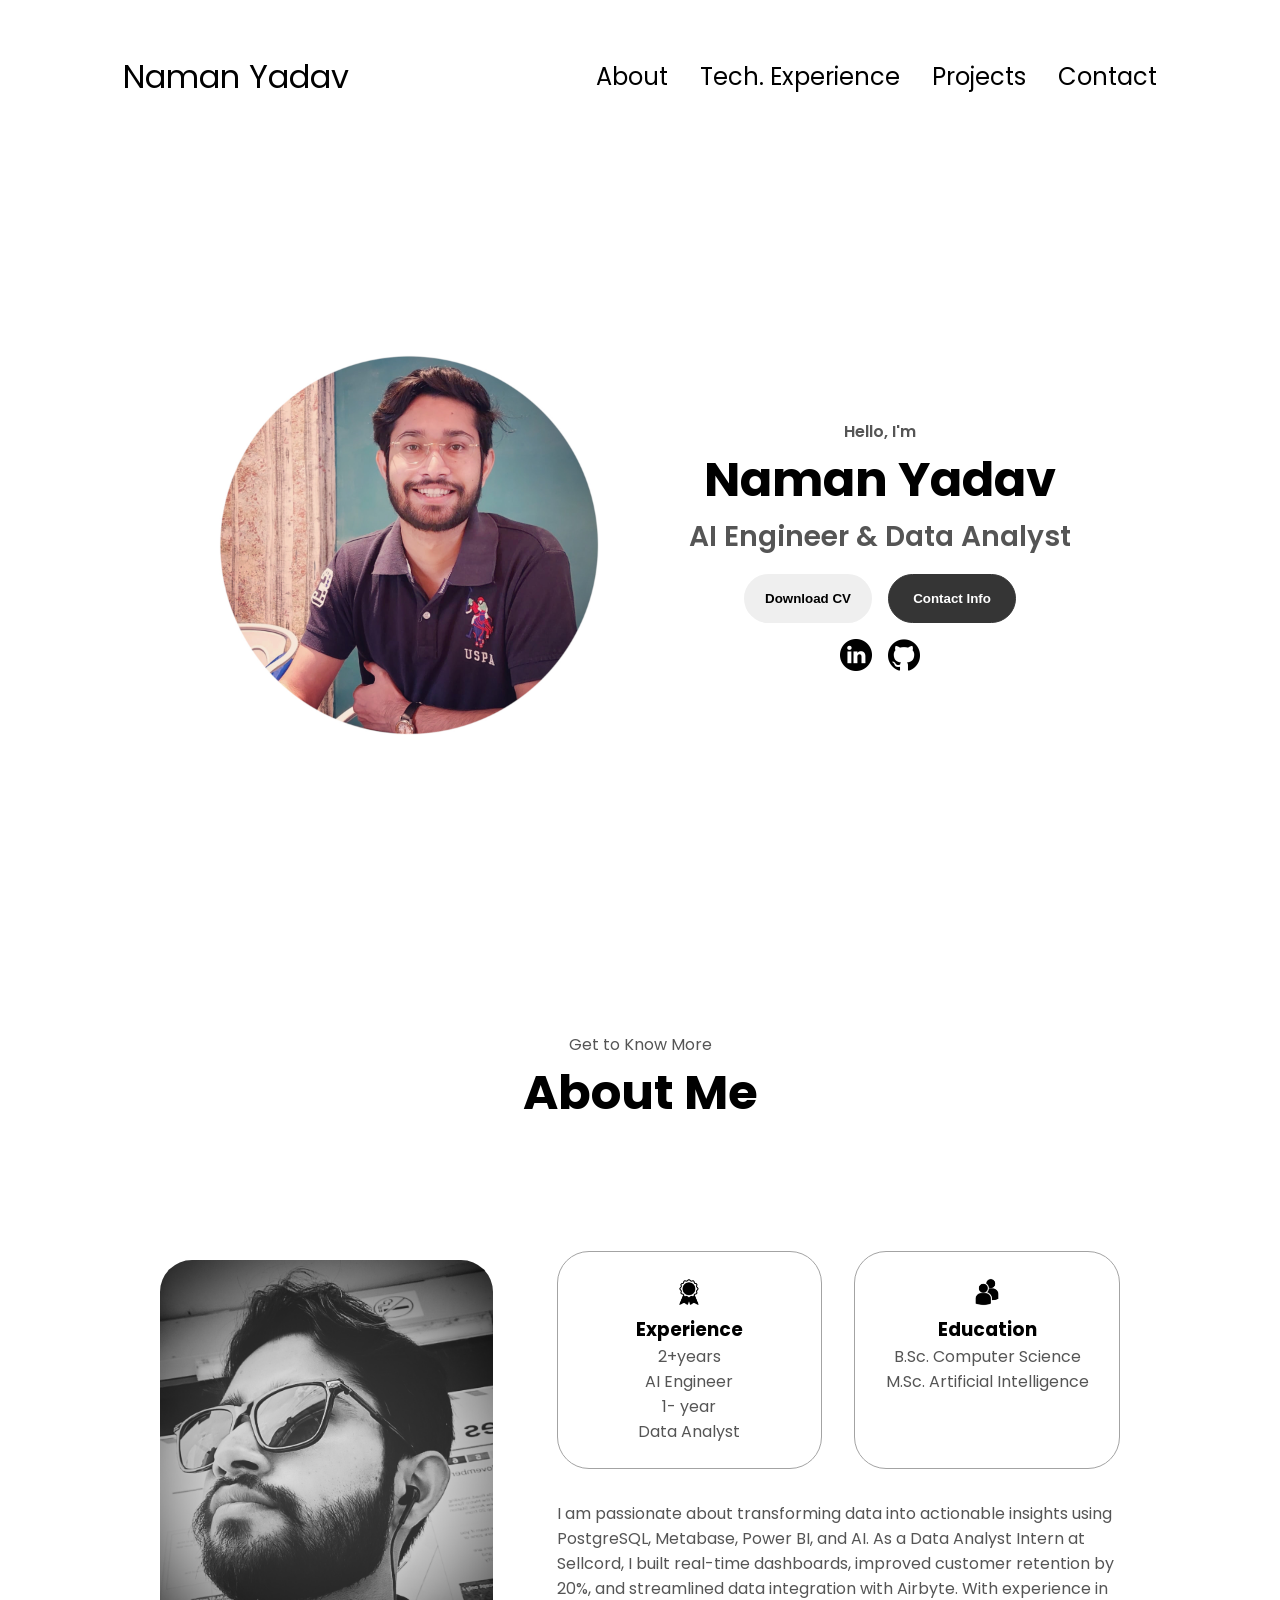
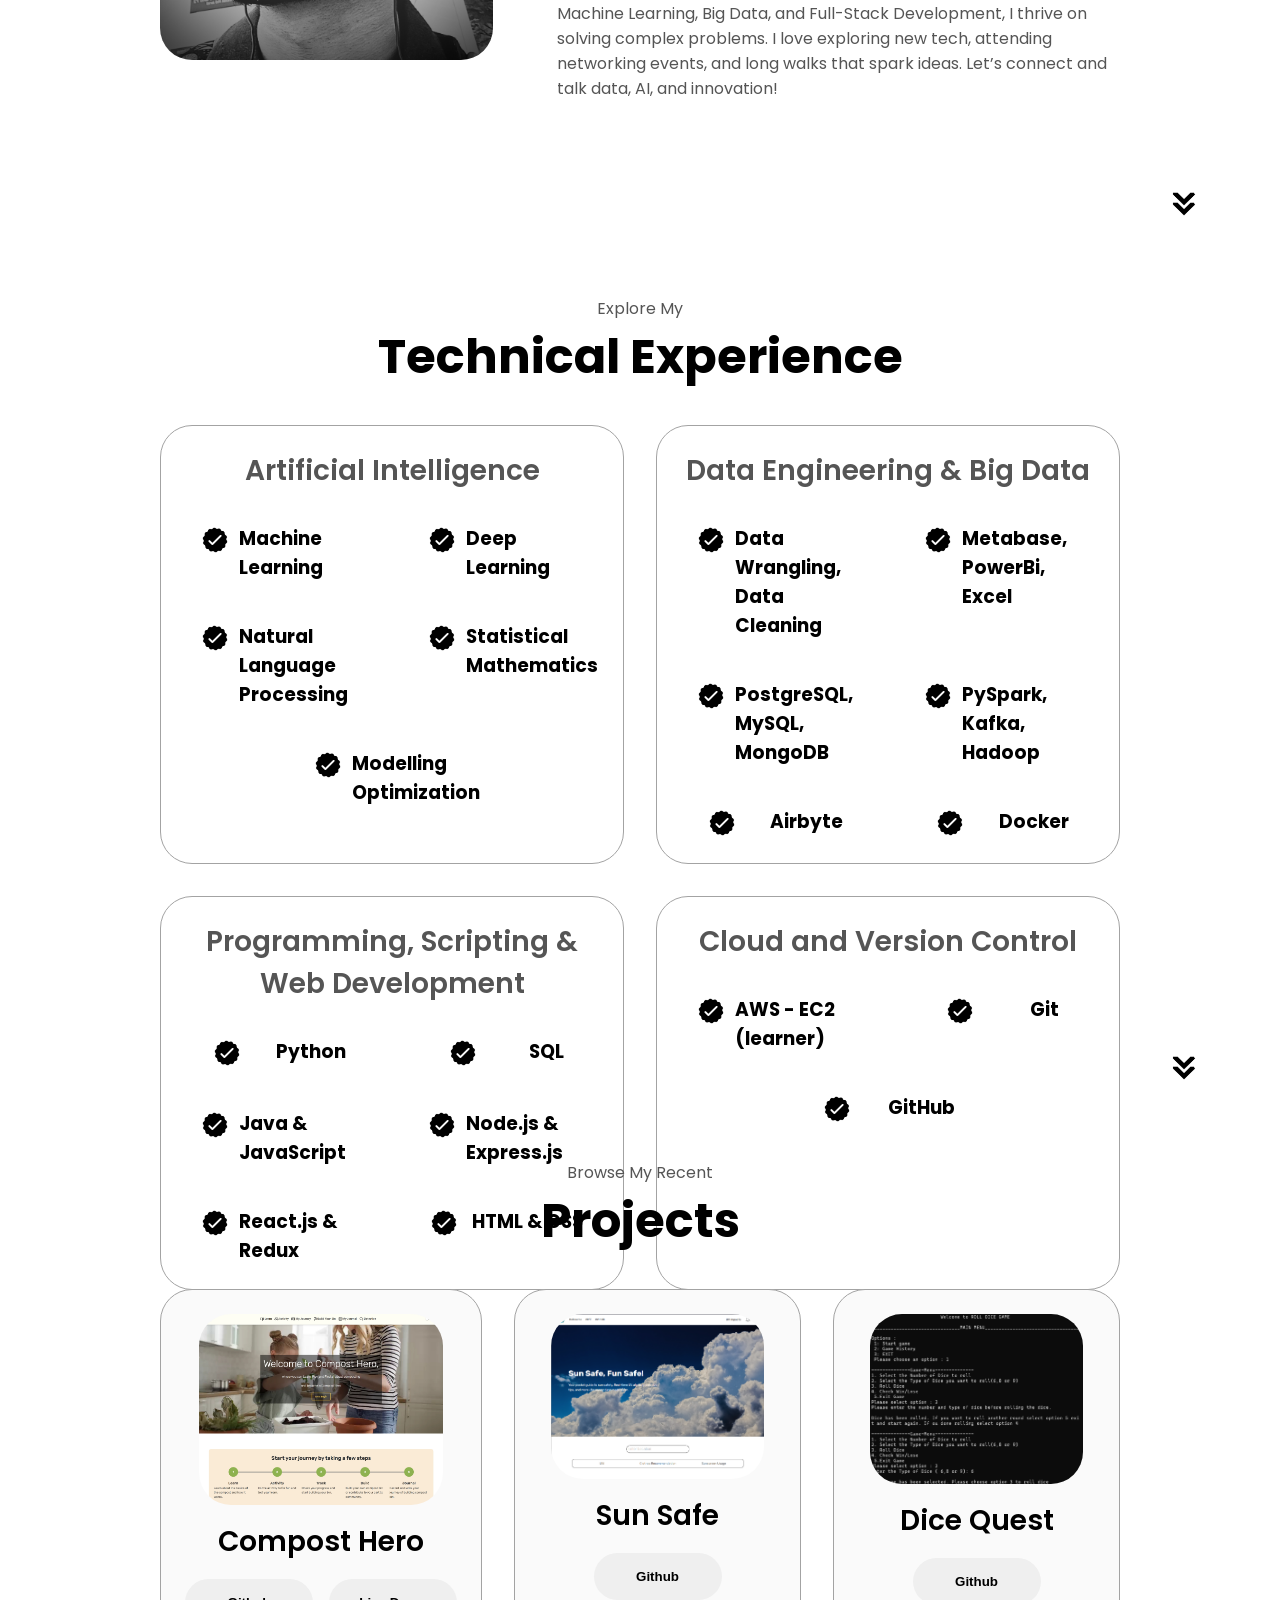
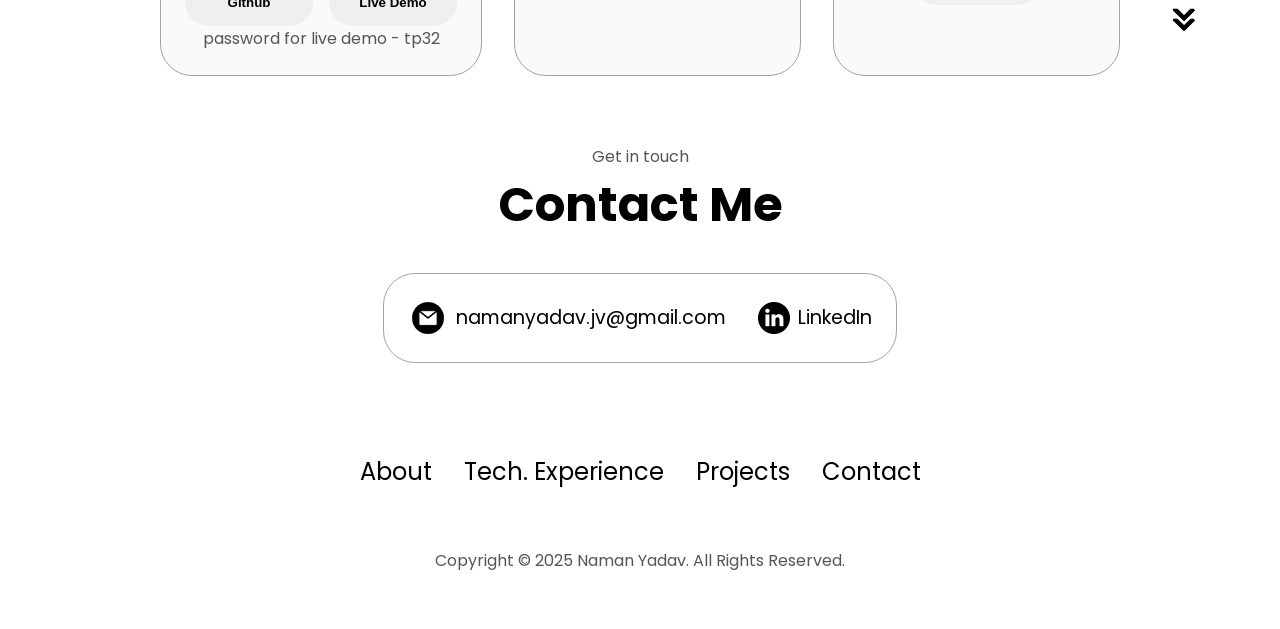
<file: index.html>
<!DOCTYPE html>
<html lang="en">
  <head>
    <meta charset="UTF-8" />
    <meta name="viewport" content="width=device-width, initial-scale=1.0" />
    <title>My Portfolio</title>
    <link rel="stylesheet" href="style.css" />
    <link rel="stylesheet" href="mediaqueries.css" />
  </head>
  <body>
    <nav id="desktop-nav">
      <div class="logo">Naman Yadav</div>
      <div>
        <ul class="nav-links">
          <li><a href="#about">About</a></li>
          <li><a href="#experience">Tech. Experience</a></li>
          <li><a href="#projects">Projects</a></li>
          <li><a href="#contact">Contact</a></li>
        </ul>
      </div>
    </nav>
    <nav id="hamburger-nav">
      <div class="logo">Naman Yadav</div>
      <div class="hamburger-menu">
        <div class="hamburger-icon" onclick="toggleMenu()">
          <span></span>
          <span></span>
          <span></span>
        </div>
        <div class="menu-links">
          <li><a href="#about" onclick="toggleMenu()">About</a></li>
          <li><a href="#experience" onclick="toggleMenu()">Experience</a></li>
          <li><a href="#projects" onclick="toggleMenu()">Projects</a></li>
          <li><a href="#contact" onclick="toggleMenu()">Contact</a></li>
        </div>
      </div>
    </nav>
    <section id="profile">
      <div class="section_pic-container">
        <img
          src="./assests/main_edited.jpg"
          alt="Naman Yadav profile picture"
        />
      </div>
      <div class="section_text">
        <p class="section_text_p1">Hello, I'm</p>
        <h1 class="title">Naman Yadav</h1>
        <p class="section__text__p2">AI Engineer & Data Analyst</p>
        <div class="btn-container">
          <button
            class="btn btn-color-2"
            onclick="window.open('./assests/Naman_Yadav.pdf')"
          >
            Download CV
          </button>
          <button class="btn btn-color-1" onclick="location.href='./#contact'">
            Contact Info
          </button>
        </div>
        <div id="socials-container">
          <img
            src="./assests/linkedin.png"
            alt="My LK profile"
            class="icon"
            onclick="location.href='https://www.linkedin.com/in/namanyadav21/'"
          />
          <img
            src="./assests/github.png"
            alt="My github profile"
            class="icon"
            onclick="location.href='https://github.com/naman21yadav'"
          />
        </div>
      </div>
    </section>
    <section id="about">
      <p class="section_text_p1">Get to Know More</p>
      <h1 class="title">About Me</h1>
      <div class="section-container">
        <div class="section_pic-container">
          <img
            src="./assests/side_e.jpg"
            alt="Profile picture"
            class="about-pic"
          />
        </div>
        <div class="about-details-container">
          <div class="about-containers">
            <div class="details-container">
              <img
                src="./assests/experience.png"
                alt="Experience icon"
                class="icon"
              />
              <h3>Experience</h3>
              <p>
                2+years <br />
                AI Engineer
              </p>
              <p>
                1- year <br />
                Data Analyst
              </p>
            </div>
            <div class="details-container">
              <img
                src="./assests/education.png"
                alt="Experience icon"
                class="icon"
              />
              <h3>Education</h3>
              <p>B.Sc. Computer Science<br />M.Sc. Artificial Intelligence</p>
            </div>
          </div>
          <div class="text-container">
            <p>
              I am passionate about transforming data into actionable insights
              using PostgreSQL, Metabase, Power BI, and AI. As a Data Analyst
              Intern at Sellcord, I built real-time dashboards, improved
              customer retention by 20%, and streamlined data integration with
              Airbyte. With experience in Machine Learning, Big Data, and
              Full-Stack Development, I thrive on solving complex problems. I
              love exploring new tech, attending networking events, and long
              walks that spark ideas. Let’s connect and talk data, AI, and
              innovation!
            </p>
          </div>
        </div>
      </div>
      <img
        src="./assests/arrow.png"
        alt="Arrow icon"
        class="icon arrow"
        onclick="location.href='./#experience'"
      />
    </section>
    <section id="experience">
      <p class="section_text_p1">Explore My</p>
      <h1 class="title">Technical Experience</h1>
      <div class="experience-details-container">
        <div class="about-containers">
          <div class="details-container">
            <h2 class="experience-sub-title">Artificial Intelligence</h2>
            <div class="article-container">
              <article>
                <img
                  src="./assests/checkmark.png"
                  alt="Experience icon"
                  class="icon"
                />
                <div>
                  <h3>Machine Learning</h3>
                </div>
              </article>
              <article>
                <img
                  src="./assests/checkmark.png"
                  alt="Experience icon"
                  class="icon"
                />
                <div>
                  <h3>Deep Learning</h3>
                </div>
              </article>
              <article>
                <img
                  src="./assests/checkmark.png"
                  alt="Experience icon"
                  class="icon"
                />
                <div>
                  <h3>Natural Language Processing</h3>
                </div>
              </article>
              <article>
                <img
                  src="./assests/checkmark.png"
                  alt="Experience icon"
                  class="icon"
                />
                <div>
                  <h3>Statistical Mathematics</h3>
                </div>
              </article>
              <!-- <article>
                <img
                  src="./assests/checkmark.png"
                  alt="Experience icon"
                  class="icon"
                />
                <div>
                  <h3>Java</h3>
                </div>
              </article> -->
              <article>
                <img
                  src="./assests/checkmark.png"
                  alt="Experience icon"
                  class="icon"
                />
                <div>
                  <h3>Modelling Optimization</h3>
                </div>
              </article>
            </div>
          </div>
          <div class="details-container">
            <h2 class="experience-sub-title">Data Engineering & Big Data</h2>
            <div class="article-container">
              <article>
                <img
                  src="./assests/checkmark.png"
                  alt="Experience icon"
                  class="icon"
                />
                <div>
                  <h3>Data Wrangling, Data Cleaning</h3>
                </div>
              </article>
              <article>
                <img
                  src="./assests/checkmark.png"
                  alt="Experience icon"
                  class="icon"
                />
                <div>
                  <h3>Metabase, PowerBi, Excel</h3>
                </div>
              </article>
              <article>
                <img
                  src="./assests/checkmark.png"
                  alt="Experience icon"
                  class="icon"
                />
                <div>
                  <h3>PostgreSQL, MySQL, MongoDB</h3>
                </div>
              </article>
              <article>
                <img
                  src="./assests/checkmark.png"
                  alt="Experience icon"
                  class="icon"
                />
                <div>
                  <h3>PySpark, Kafka, Hadoop</h3>
                </div>
              </article>
              <article>
                <img
                  src="./assests/checkmark.png"
                  alt="Experience icon"
                  class="icon"
                />
                <div>
                  <h3>Airbyte</h3>
                </div>
              </article>
              <article>
                <img
                  src="./assests/checkmark.png"
                  alt="Experience icon"
                  class="icon"
                />
                <div>
                  <h3>Docker</h3>
                </div>
              </article>
            </div>
          </div>
        </div>
      </div>
      <div class="experience-details-container">
        <div class="about-containers">
          <div class="details-container">
            <h2 class="experience-sub-title">
              Programming, Scripting & Web Development
            </h2>
            <div class="article-container">
              <article>
                <img
                  src="./assests/checkmark.png"
                  alt="Experience icon"
                  class="icon"
                />
                <div>
                  <h3>Python</h3>
                </div>
              </article>
              <article>
                <img
                  src="./assests/checkmark.png"
                  alt="Experience icon"
                  class="icon"
                />
                <div>
                  <h3>SQL</h3>
                </div>
              </article>
              <article>
                <img
                  src="./assests/checkmark.png"
                  alt="Experience icon"
                  class="icon"
                />
                <div>
                  <h3>Java & JavaScript</h3>
                </div>
              </article>
              <article>
                <img
                  src="./assests/checkmark.png"
                  alt="Experience icon"
                  class="icon"
                />
                <div>
                  <h3>Node.js & Express.js</h3>
                </div>
              </article>
              <article>
                <img
                  src="./assests/checkmark.png"
                  alt="Experience icon"
                  class="icon"
                />
                <div>
                  <h3>React.js & Redux</h3>
                </div>
              </article>
              <article>
                <img
                  src="./assests/checkmark.png"
                  alt="Experience icon"
                  class="icon"
                />
                <div>
                  <h3>HTML & CSS</h3>
                </div>
              </article>
            </div>
          </div>
          <div class="details-container">
            <h2 class="experience-sub-title">Cloud and Version Control</h2>
            <div class="article-container">
              <article>
                <img
                  src="./assests/checkmark.png"
                  alt="Experience icon"
                  class="icon"
                />
                <div>
                  <h3>AWS - EC2 (learner)</h3>
                </div>
              </article>
              <article>
                <img
                  src="./assests/checkmark.png"
                  alt="Experience icon"
                  class="icon"
                />
                <div>
                  <h3>Git</h3>
                </div>
              </article>
              <article>
                <img
                  src="./assests/checkmark.png"
                  alt="Experience icon"
                  class="icon"
                />
                <div>
                  <h3>GitHub</h3>
                </div>
              </article>
            </div>
          </div>
        </div>
      </div>
      <img
        src="./assests/arrow.png"
        alt="Arrow icon"
        class="icon arrow"
        onclick="location.href='./#projects'"
      />
    </section>
    <section id="projects">
      <p class="section_text_p1">Browse My Recent</p>
      <h1 class="title">Projects</h1>
      <div class="experience-details-container">
        <div class="about-containers">
          <div class="details-container color-container">
            <div class="article-container">
              <img
                src="./assests/project-1.jpeg"
                alt="Project 1"
                class="project-img"
              />
            </div>
            <h2 class="experience-sub-title project-title">Compost Hero</h2>
            <div class="btn-container">
              <button
                class="btn btn-color-2 project-btn"
                onclick="location.href='https://github.com/naman21yadav/Compost-Hero'"
              >
                Github
              </button>
              <button
                class="btn btn-color-2 project-btn"
                onclick="location.href='https://compost-hero.netlify.app/'"
              >
                Live Demo
              </button>
            </div>
            <p>password for live demo - tp32</p>
          </div>
          <div class="details-container color-container">
            <div class="article-container">
              <img
                src="./assests/sunsafe.png"
                alt="Project 1"
                class="project-img"
              />
            </div>
            <h2 class="experience-sub-title project-title">Sun Safe</h2>
            <div class="btn-container">
              <button
                class="btn btn-color-2 project-btn"
                onclick="location.href='https://github.com/naman21yadav/Sun-Safe'"
              >
                Github
              </button>
              <!-- <button
                class="btn btn-color-2 project-btn"
                onclick="location.href='https://github.com/'"
              >
                Live Demo
              </button> -->
            </div>
          </div>
          <div class="details-container color-container">
            <div class="article-container">
              <img
                src="./assests/dice.png"
                alt="Project 1"
                class="project-img"
              />
            </div>
            <h2 class="experience-sub-title project-title">Dice Quest</h2>
            <div class="btn-container">
              <button
                class="btn btn-color-2 project-btn"
                onclick="location.href='https://github.com/naman21yadav/Dice-Quest'"
              >
                Github
              </button>
              <!-- <button
                class="btn btn-color-2 project-btn"
                onclick="location.href='https://github.com/'"
              >
                Live Demo
              </button> -->
            </div>
          </div>
          <!-- <div class="details-container color-container">
            <div class="article-container">
              <img
                src="./assets/project-1.jpeg"
                alt="Project 2"
                class="project-img"
              />
            </div>
            <h2 class="experience-sub-title project-title">Project Two</h2>
            <div class="btn-container">
              <button
                class="btn btn-color-2 project-btn"
                onclick="location.href='https://github.com/'"
              >
                Github
              </button>
              <button
                class="btn btn-color-2 project-btn"
                onclick="location.href='https://github.com/'"
              >
                Live Demo
              </button>
            </div>
          </div>
          <div class="details-container color-container">
            <div class="article-container">
              <img
                src="./assets/project-3.png"
                alt="Project 3"
                class="project-img"
              />
            </div>
            <h2 class="experience-sub-title project-title">Project Three</h2>
            <div class="btn-container">
              <button
                class="btn btn-color-2 project-btn"
                onclick="location.href='https://github.com/'"
              >
                Github
              </button>
              <button
                class="btn btn-color-2 project-btn"
                onclick="location.href='https://github.com/'"
              >
                Live Demo
              </button>
            </div>
          </div> -->
        </div>
      </div>
      <img
        src="./assests/arrow.png"
        alt="Arrow icon"
        class="icon arrow"
        onclick="location.href='./#contact'"
      />
    </section>
    <section id="contact">
      <p class="section_text_p1">Get in touch</p>
      <h1 class="title">Contact Me</h1>
      <div class="contact-info-upper-container">
        <div class="contact-info-container">
          <img
            src="./assests/email.png"
            alt="Email icon"
            class="icon contact-icon email-icon"
          />
          <p>
            <a href="mailto:examplemail@gmail.com">namanyadav.jv@gmail.com</a>
          </p>
        </div>
        <div class="contact-info-container">
          <img
            src="./assests/linkedin.png"
            alt="LinkedIn icon"
            class="icon contact-icon"
          />
          <p>
            <a href="https://www.linkedin.com/in/namanyadav21/">LinkedIn</a>
          </p>
        </div>
      </div>
    </section>
    <footer>
      <nav>
        <div class="nav-links-container">
          <ul class="nav-links">
            <li><a href="#about">About</a></li>
            <li><a href="#experience">Tech. Experience</a></li>
            <li><a href="#projects">Projects</a></li>
            <li><a href="#contact">Contact</a></li>
          </ul>
        </div>
      </nav>
      <p>Copyright &#169; 2025 Naman Yadav. All Rights Reserved.</p>
    </footer>
    <script src="script.js"></script>
  </body>
</html>
</file>
<file: style.css>
/* General */

@import url("https://fonts.googleapis.com/css2?family=Poppins:wght@300;400;500;600&display=swap");

* {
  margin: 0;
  padding: 0;
}

body {
  font-family: "Poppins", sans-serif;
}

html {
  scroll-behavior: smooth;
}

p {
  color: rgb(85, 85, 85);
}

/* Transition */

a,
.btn {
  transition: all 300ms ease;
}

/* Desktop - NAV  */

nav,
.nav-links {
  display: flex;
}

nav {
  justify-content: space-around;
  align-items: center;
  height: 17vh;
}

.nav-links {
  gap: 2rem;
  list-style: none;
  font-size: 1.5rem;
}

a {
  color: black;
  text-decoration: none;
  text-underline-offset: 1rem;
  text-decoration-color: white;
}

a:hover {
  color: grey;
  text-decoration: underline;
  text-underline-offset: 1rem;
  text-decoration-color: rgb(181, 181, 181);
}

.logo {
  font-size: 2rem;
}

.logo:hover {
  cursor: default;
}

/* HAMBURGER_MENU */

#hamburger-nav {
  display: none;
}

.hamburger-menu {
  position: relative;
  display: inline-block;
}

.hamburger-icon {
  display: flex;
  flex-direction: column;
  justify-content: space-between;
  height: 24px;
  width: 30px;
  cursor: pointer;
}

.hamburger-icon span {
  width: 100%;
  height: 2px;
  background-color: black;
  transition: all 0.3 ease-in-out;
}

.menu-links {
  position: absolute;
  top: 100%;
  right: 0;
  background-color: white;
  width: fit-content;
  max-height: 0;
  overflow: hidden;
  transition: all 0.3 ease-in-out;
}

.menu-links a {
  display: block;
  padding: 10px;
  text-align: center;
  font-size: 1.5rem;
  color: black;
  text-decoration: none;
  transition: all 0.3 ease-in-out;
}

.menu-links li {
  list-style: none;
}

.menu-links.open {
  max-height: 300px;
}

.hamburger-icon.open span:first-child {
  transform: rotate(45deg) translate(10px, 5px);
}

.hamburger-icon.open span:nth-child(2) {
  opacity: 0;
}

.hamburger-icon.open span:last-child {
  transform: rotate(-45deg) translate(10px, -5px);
}

.hamburger-icon span:first-child {
  transform: none;
}

.hamburger-icon span:first-child {
  opacity: 1;
}

.hamburger-icon span:first-child {
  transform: none;
}

/* SECTIONS */

section {
  padding-top: 4vh;
  height: 96vh;
  margin: 0 10rem;
  box-sizing: border-box;
  min-height: fit-content;
}

.section-container {
  display: flex;
}

/* PROFILE */

#profile {
  display: flex;
  justify-content: center;
  gap: 5rem;
  height: 80vh;
}

.section_pic-container {
  display: flex;
  height: 400px;
  width: 400px;
  margin: auto;
}

.section_text {
  align-self: center;
  text-align: center;
}

.section_text p {
  font-weight: 600;
}

.section_text_p1 {
  text-align: center;
}

.section__text__p2 {
  font-size: 1.75rem;
  margin-bottom: 1rem;
}

.title {
  font-size: 3rem;
  text-align: center;
}

#socials-container {
  display: flex;
  justify-content: center;
  margin-top: 1rem;
  gap: 1rem;
}

/* ICONS */

.icon {
  cursor: pointer;
  height: 2rem;
}

/* BUTTONS */

.btn-container {
  display: flex;
  justify-content: center;
  gap: 1rem;
}

.btn {
  font-weight: 600;
  transition: all 300ms ease;
  padding: 1rem;
  width: 8rem;
  border-radius: 2rem;
}

.btn-color-1,
.btn-color-2 {
  border: rgb(53, 53, 53) 0.1rem solid;
}

.btn-color-1:hover,
.btn-color-2:hover {
  cursor: pointer;
}

.btn-color-1,
.btn-color-2:hover {
  background-color: rgb(53, 53, 53);
  color: white;
}

.btn-color-1:hover {
  border: rgb(0, 0, 0);
}

.btn-color-2 {
  border: none;
}

.btn-color-2:hover {
  border: rgb(255, 255, 255) 0.1rem solid;
}

.btn-container {
  gap: 1rem;
}

/* ABOUT SECTION */

#about {
  position: relative;
}

.about-containers {
  gap: 2rem;
  margin-bottom: 2rem;
  margin-top: 2rem;
}

.about-details-container {
  justify-content: center;
  flex-direction: column;
}

.about-containers,
.about-details-container {
  display: flex;
}

.about-pic {
  border-radius: 2rem;
}

.arrow {
  position: absolute;
  right: -5rem;
  bottom: 2.5rem;
}

.details-container {
  padding: 1.5rem;
  flex: 1;
  background: white;
  border-radius: 2rem;
  border: rgb(53, 53, 53) 0.1rem solid;
  border-color: rgb(163, 163, 163);
  text-align: center;
}

.section-container {
  gap: 4rem;
  height: 80%;
}

.section_pic-container {
  height: 400px;
  width: 400px;
  margin: auto 0;
}

/* EXPERIENCE */

#experience {
  position: relative;
}

.experience-sub-title {
  color: rgb(85, 85, 85);
  font-weight: 600;
  font-size: 1.75rem;
  margin-bottom: 2rem;
}

.experience-details-conatiner {
  display: flex;
  justify-content: center;
  flex-direction: column;
}

.article-container {
  display: flex;
  text-align: initial;
  flex-wrap: wrap;
  flex-direction: row;
  gap: 2.5rem;
  justify-content: space-around;
}

article {
  display: flex;
  width: 10rem;
  justify-content: space-around;
  gap: 0.5rem;
}

article .icon {
  cursor: default;
}

/* PROJECTS SECTION */

#projects {
  position: relative;
}

.color-container {
  border-color: rgb(163, 163, 163);
  background: rgb(250, 250, 250);
}

.project-img {
  border-radius: 2rem;
  width: 90%;
  height: 90%;
}

.project-title {
  margin: 1rem;
  color: black;
}

.project-btn {
  color: black;
  border-color: rgb(163, 163, 163);
}

/* CONTACT */

#contact {
  display: flex;
  justify-content: center;
  flex-direction: column;
  height: 70vh;
}

.contact-info-upper-container {
  display: flex;
  justify-content: center;
  border-radius: 2rem;
  border: rgb(53, 53, 53) 0.1rem solid;
  border-color: rgb(163, 163, 163);
  background: (250, 250, 250);
  margin: 2rem auto;
  padding: 0.5rem;
}

.contact-info-container {
  display: flex;
  align-items: center;
  justify-content: center;
  gap: 0.5rem;
  margin: 1rem;
}

.contact-info-container p {
  font-size: larger;
}

.contact-icon {
  cursor: default;
}

.email-icon {
  height: 2.5rem;
}

/* FOOTER SECTION */

footer {
  height: 26vh;
  margin: 0 1rem;
}

footer p {
  text-align: center;
}
</file>
<file: mediaqueries.css>
@media screen and (max-width: 1400px) {
  #profile {
    height: 83vh;
    margin-bottom: 6rem;
  }
  .about-containers {
    flex-wrap: wrap;
  }
  #contact,
  #projects {
    height: fit-content;
  }
}

@media screen and (max-width: 1200px) {
  #desktop-nav {
    display: none;
  }
  #hamburger-nav {
    display: flex;
  }
  #experience,
  .experience-details-container {
    margin-top: 2rem;
  }
  #profile,
  .section-container {
    display: block;
  }
  .arrow {
    display: none;
  }
  section,
  .section-container {
    height: fit-content;
  }
  section {
    margin: 0 5%;
  }
  .section__pic-container {
    width: 275px;
    height: 275px;
    margin: 0 auto 2rem;
  }
  .about-containers {
    margin-top: 0;
  }
}

@media screen and (max-width: 600px) {
  #contact,
  footer {
    height: 40vh;
  }
  #profile {
    height: 83vh;
    margin-bottom: 0;
  }
  article {
    font-size: 1rem;
  }
  footer nav {
    height: fit-content;
    margin-bottom: 2rem;
  }
  .about-containers,
  .contact-info-upper-container,
  .btn-container {
    flex-wrap: wrap;
  }
  .contact-info-container {
    margin: 0;
  }
  .contact-info-container p,
  .nav-links li a {
    font-size: 1rem;
  }
  .experience-sub-title {
    font-size: 1.25rem;
  }
  .logo {
    font-size: 1.5rem;
  }
  .nav-links {
    flex-direction: column;
    gap: 0.5rem;
    text-align: center;
  }
  .section__pic-container {
    width: auto;
    height: 46vw;
    justify-content: center;
  }
  .section__text__p2 {
    font-size: 1.25rem;
  }
  .title {
    font-size: 2rem;
  }
  .text-container {
    text-align: justify;
  }
}
</file>
